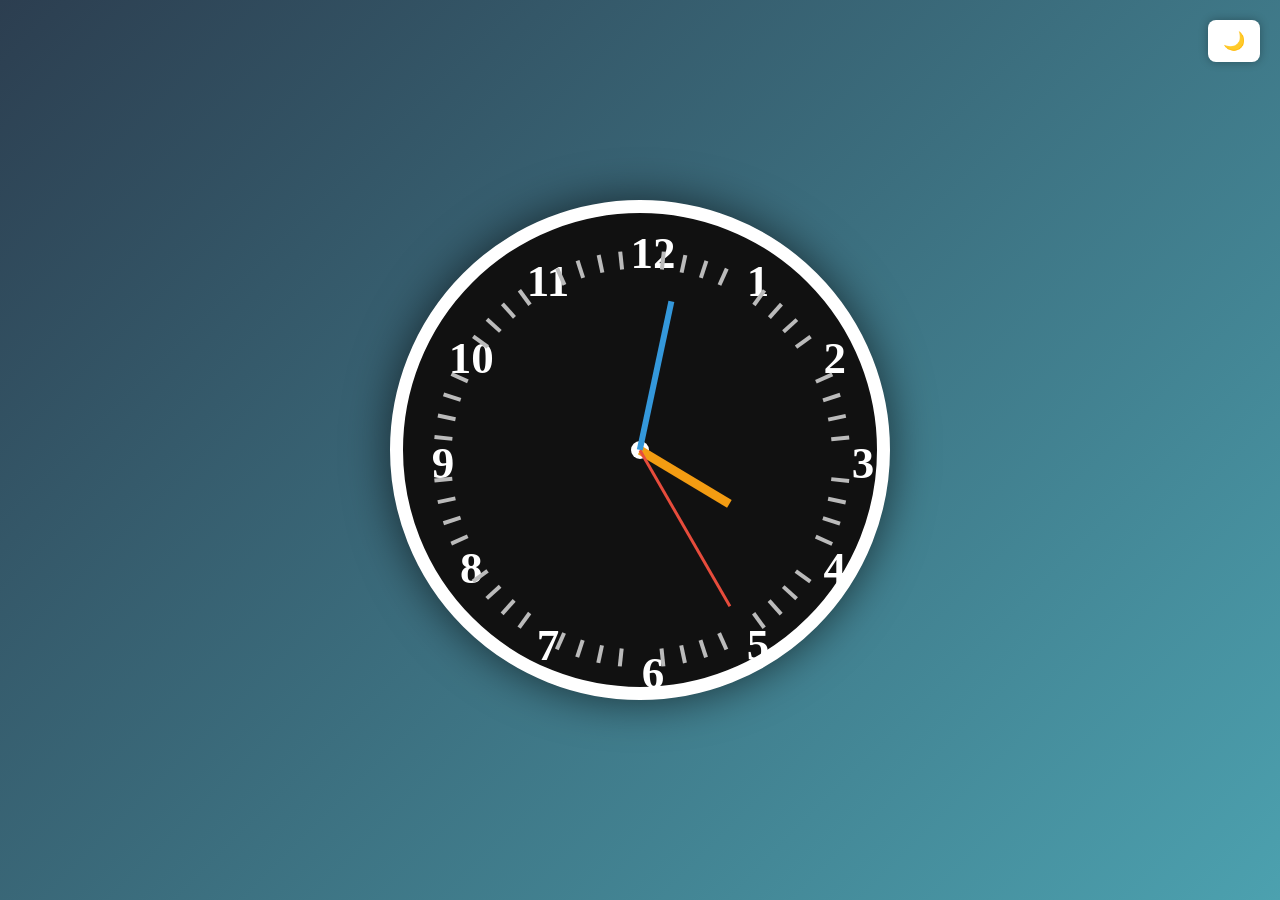
<file: Analog_Clock/index.html>
<!DOCTYPE html>
<html lang="en">
<head>
  <meta charset="UTF-8">
  <title>Analog Clock</title>
  <link rel="stylesheet" href="style.css">
</head>
<body>

<div class="clock" id="clock">
  <div class="center"></div>

  <!-- Hands -->
  <div class="hand hour" id="hour"></div>
  <div class="hand minute" id="minute"></div>
  <div class="hand second" id="second"></div>
</div>
<button id="themeToggle">🌙</button>
<script src="script.js"></script>
</body>
</html>
</file>
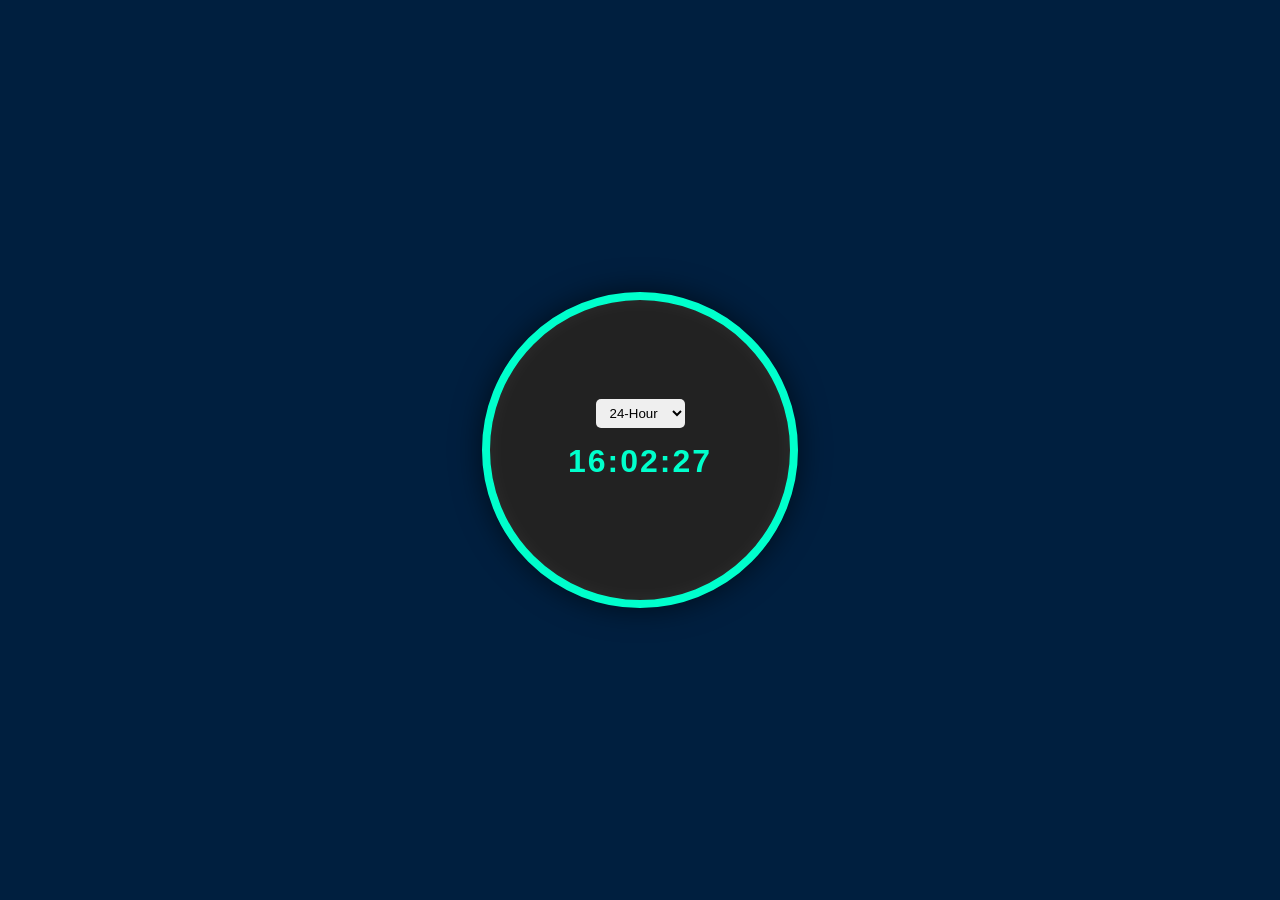
<file: Digital_Clock/index.html>
<!DOCTYPE html>
<html lang="en">
<head>
  <meta charset="UTF-8">
  <title>Analog Style Digital Clock</title>
  <link rel="stylesheet" href="./css/style.css">
</head>
<body>

  <div class="clock">
    <div class="inner-clock">
      <select id="format">
        <option value="24">24-Hour</option>
        <option value="12">12-Hour</option>
      </select>

      <h1 id="time">00:00:00</h1>
    </div>
  </div>

  <script src="./js/script.js"></script>
</body>
</html>
</file>
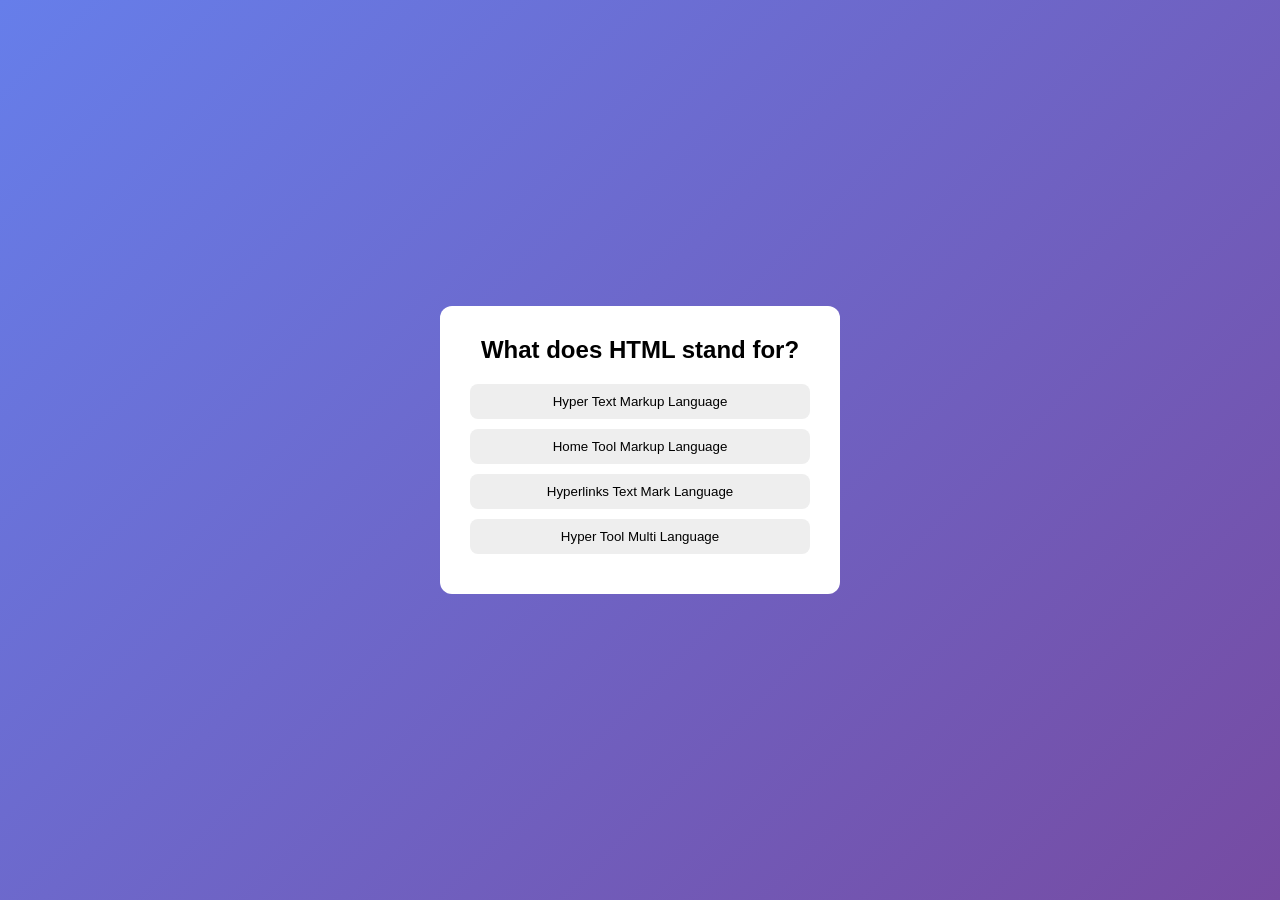
<file: Quiz_App/index.html>
<!DOCTYPE html>
<html lang="en">
<head>
  <meta charset="UTF-8">
  <title>Quiz App</title>
  <link rel="stylesheet" href="style.css">
</head>
<body>

<div class="quiz-container">
  <h2 id="question">Question text</h2>

  <div id="answers" class="answers"></div>

  <button id="nextBtn">Next</button>
</div>

<script src="script.js"></script>
</body>
</html>
</file>
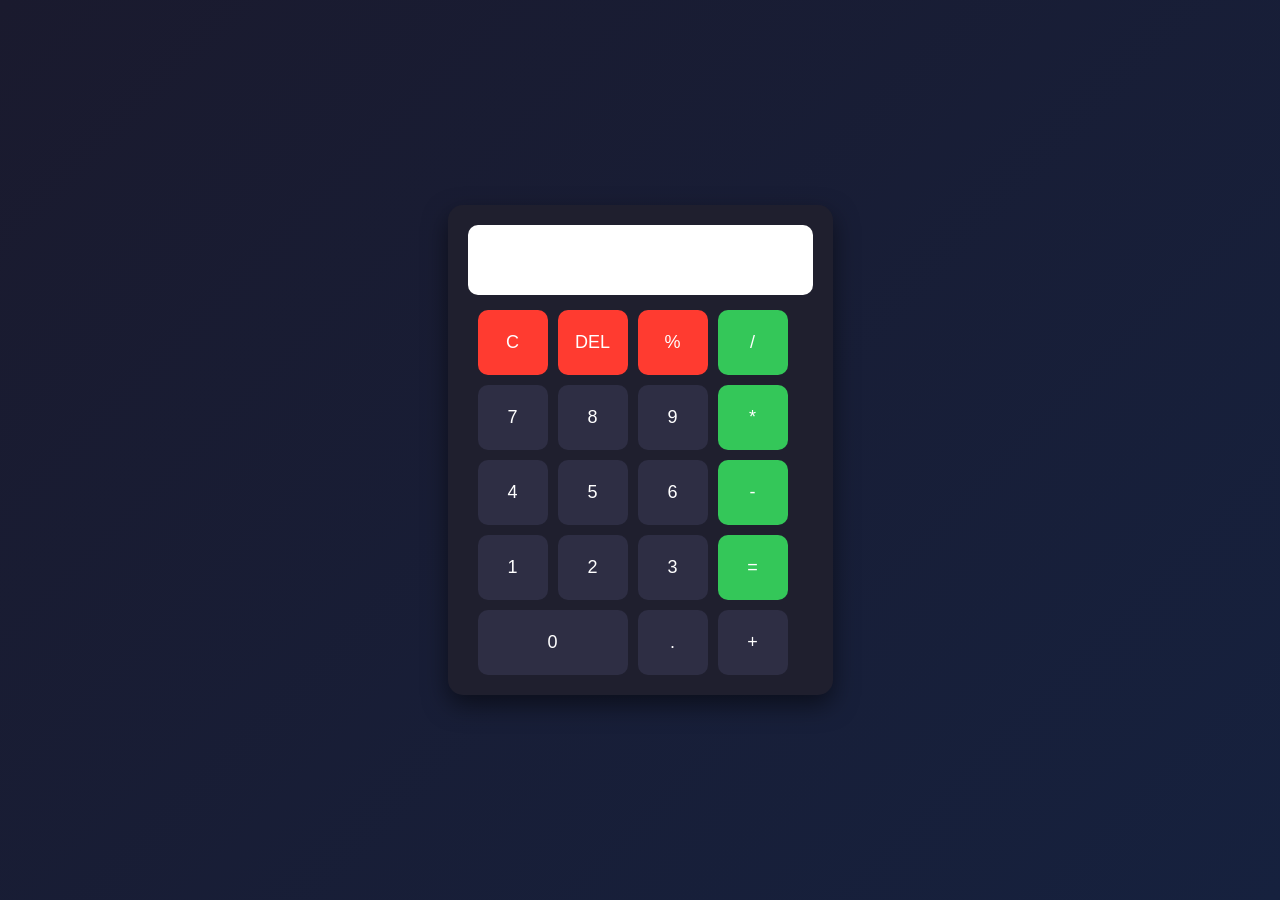
<file: Simple_Calculator/index.html>
<!DOCTYPE html>
<html lang="en">
<head>
  <meta charset="UTF-8">
  <title>Calculator</title>
  <link rel="stylesheet" href="./css/style.css">
</head>
<body>

<div class="calculator">
  <input type="text" id="display" readonly>

  <div class="buttons">
    <!-- Row 1 -->
    <button onclick="clearDisplay()">C</button>
    <button onclick="deleteLast()">DEL</button>
    <button onclick="append('%')">%</button>
    <button onclick="append('/')">/</button>

    <!-- Row 2 -->
    <button onclick="append('7')">7</button>
    <button onclick="append('8')">8</button>
    <button onclick="append('9')">9</button>
    <button onclick="append('*')">*</button>

    <!-- Row 3 -->
    <button onclick="append('4')">4</button>
    <button onclick="append('5')">5</button>
    <button onclick="append('6')">6</button>
    <button onclick="append('-')">-</button>

    <!-- Row 4 -->
    <button onclick="append('1')">1</button>
    <button onclick="append('2')">2</button>
    <button onclick="append('3')">3</button>
    <button class="equaltoBtn" onclick="calculate()">=</button>

    <!-- Row 5 -->
    <button class="zero" onclick="append('0')">0</button>
    <button onclick="append('.')">.</button>
    <button onclick="append('+')">+</button>
  </div>
</div>

<script src="./js/script.js"></script>
</body>
</html>
</file>
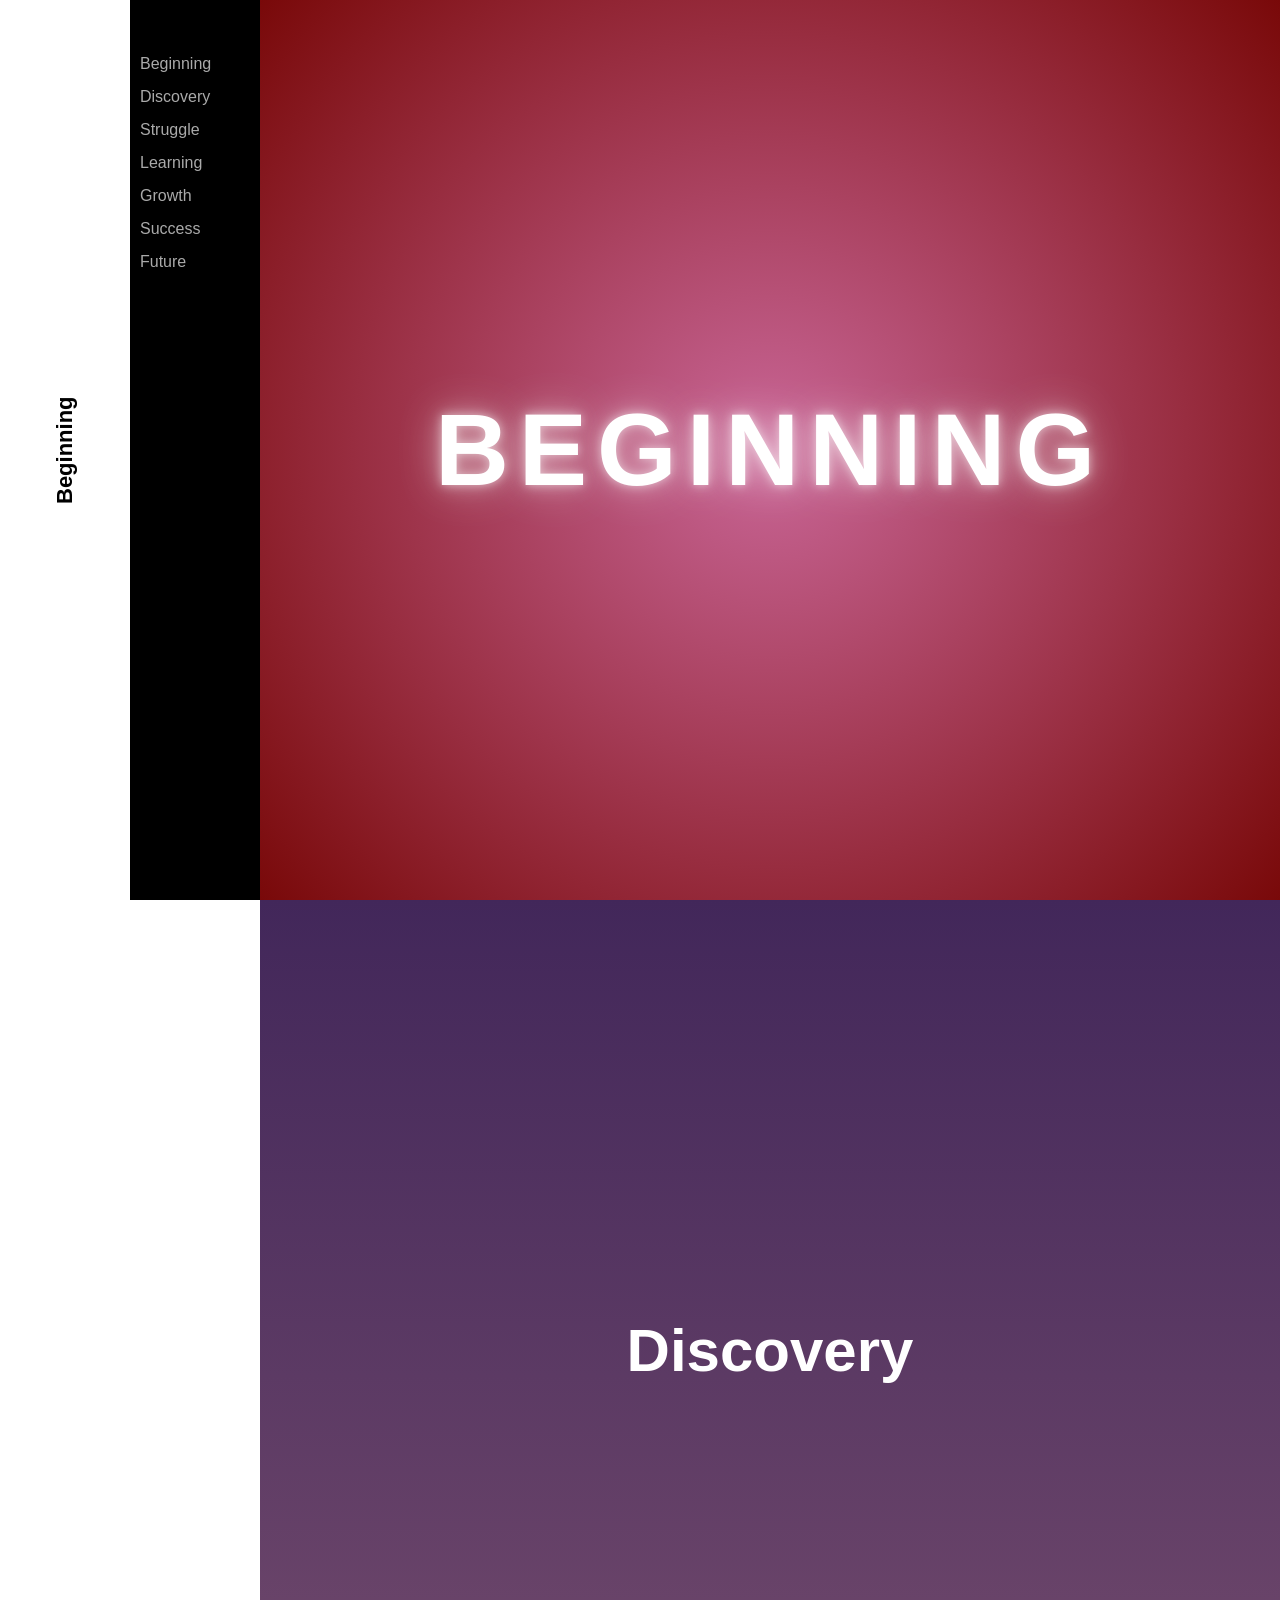
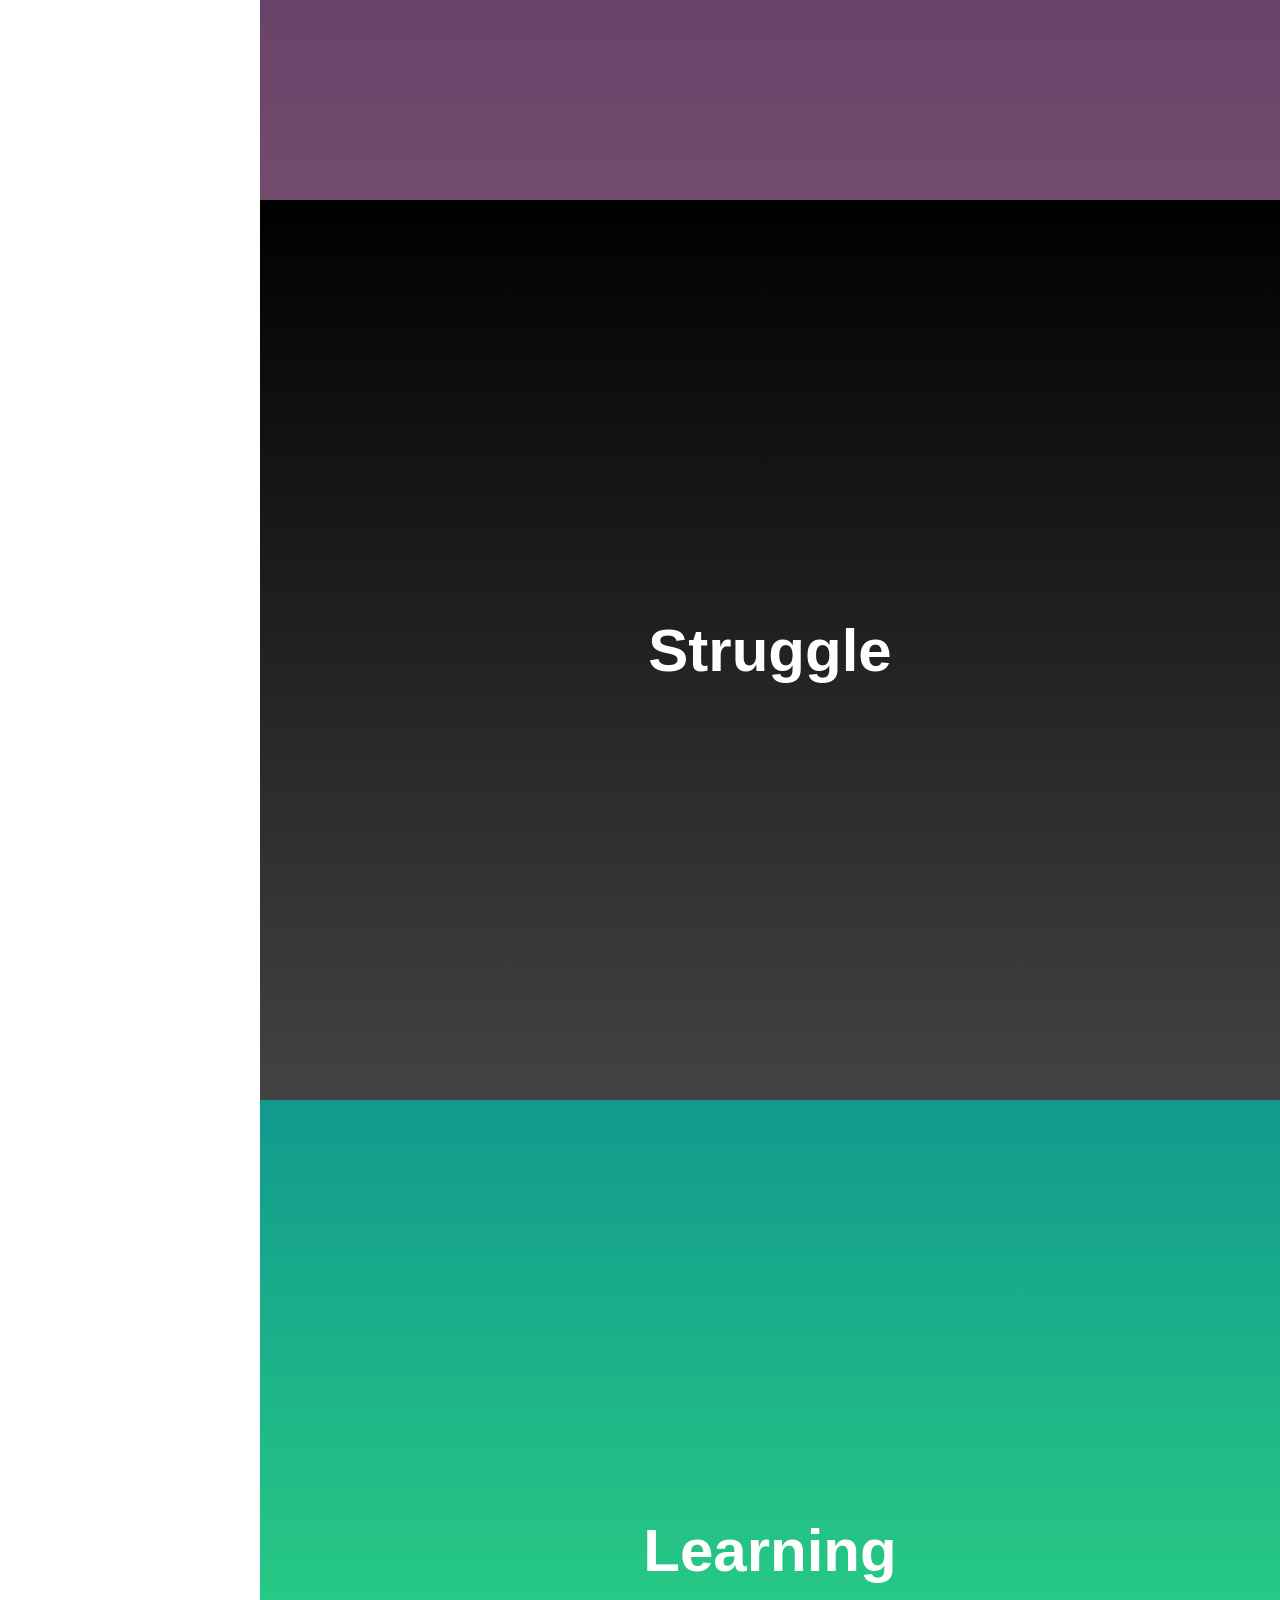
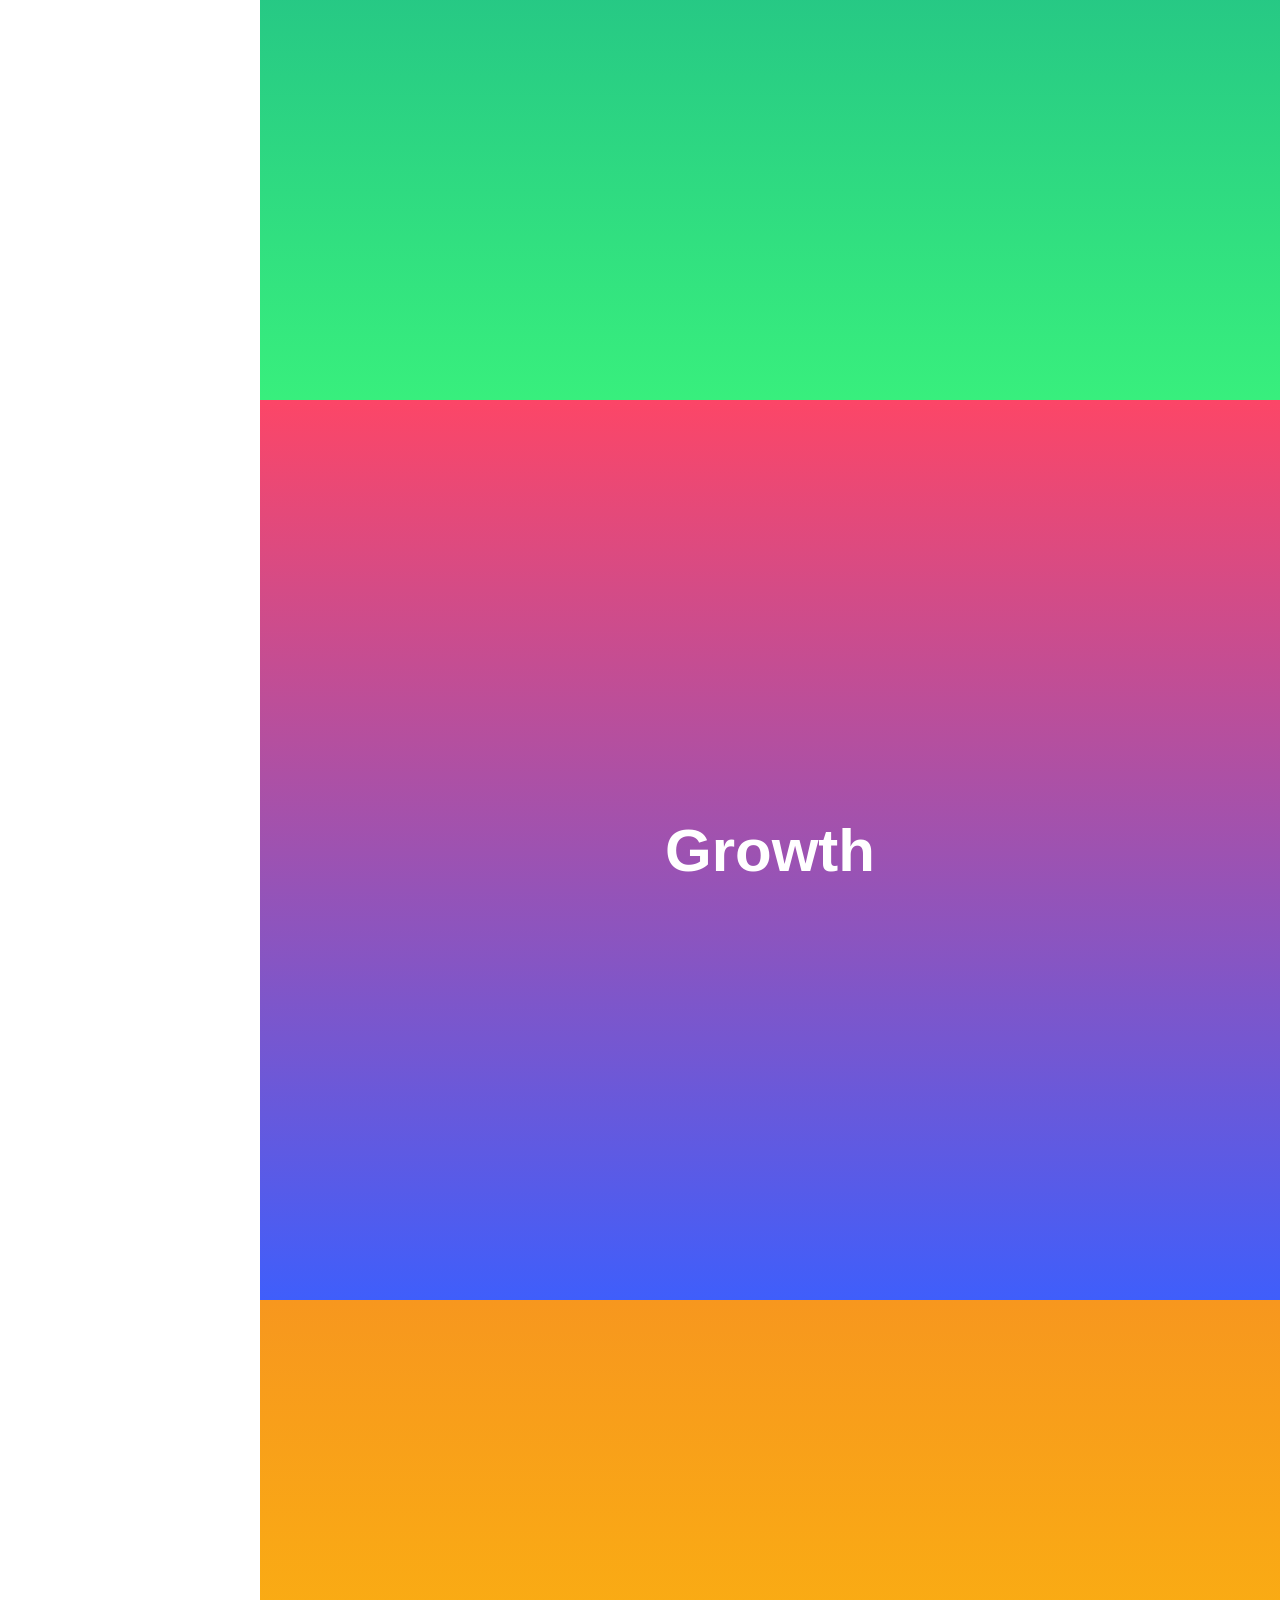
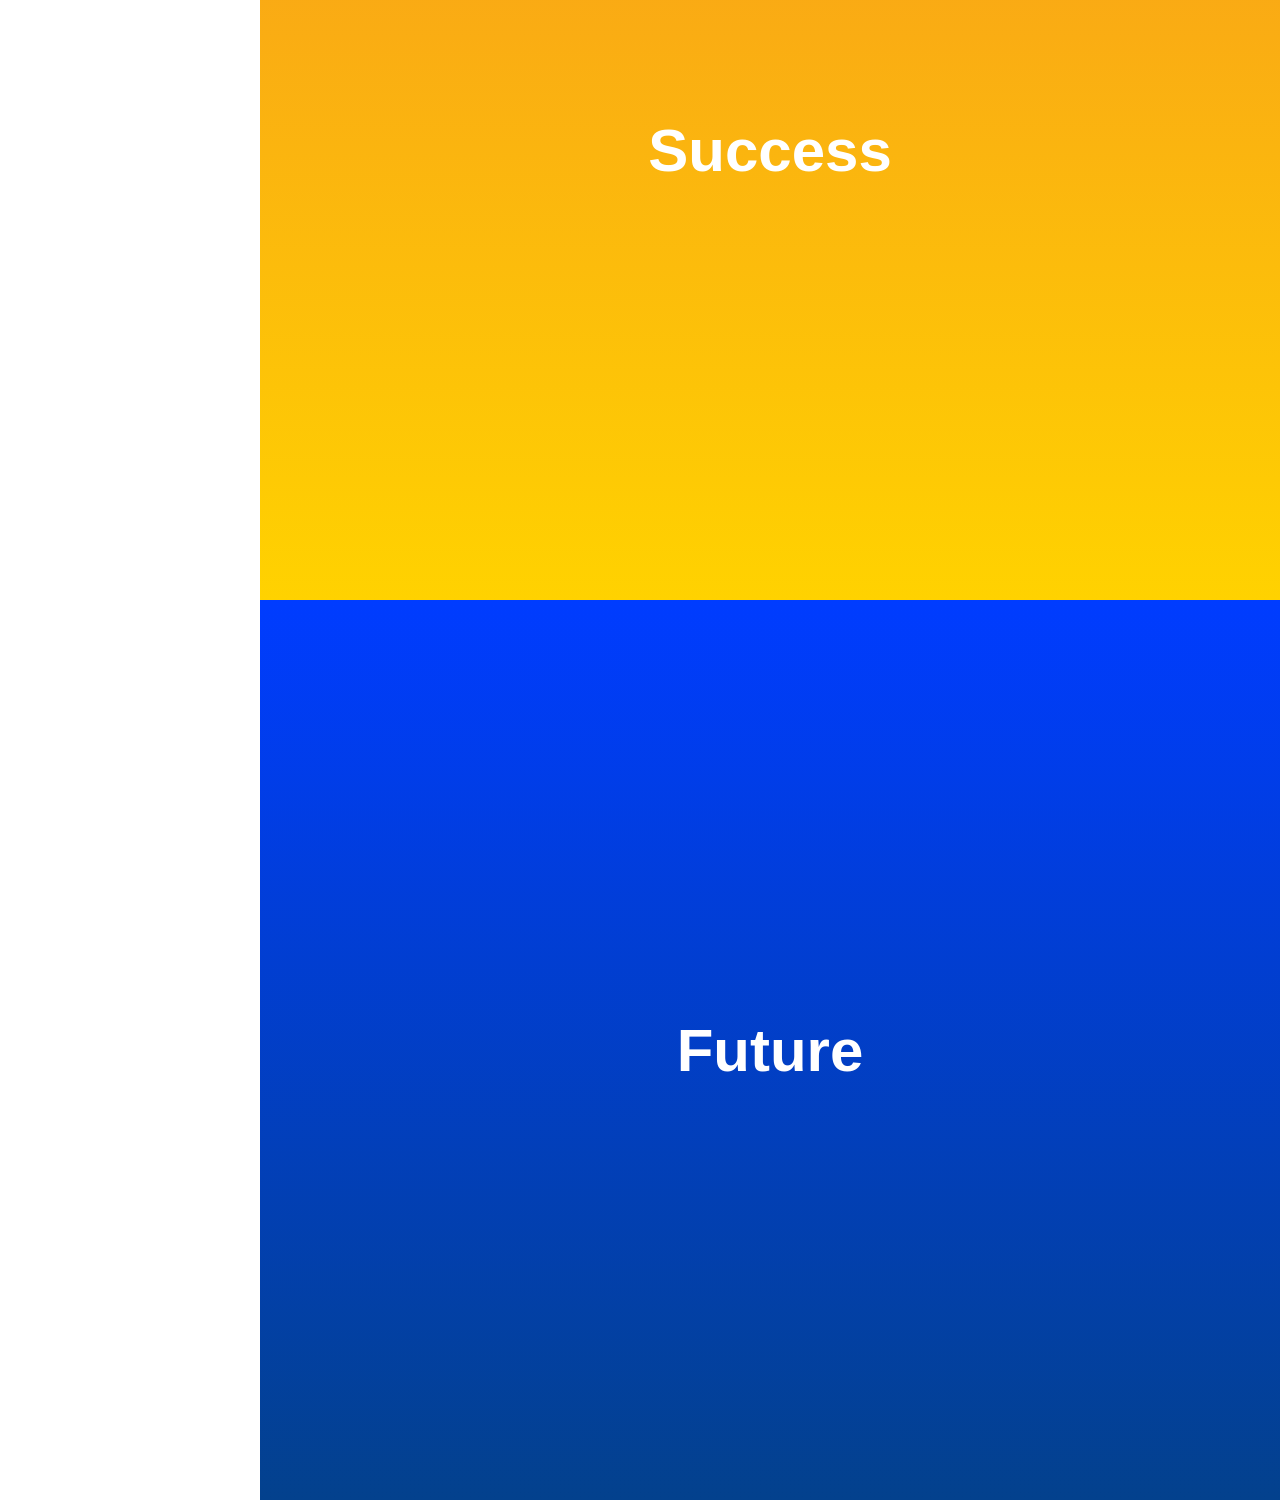
<file: Story_website/index.html>
<!DOCTYPE html>
<html lang="en">
<head>
    <meta charset="UTF-8">
    <meta name="viewport" content="width=device-width, initial-scale=1.0">
    <title>Interactive Website</title>
    <link rel="stylesheet" href="./css/style.css">
</head>
<body>
    <nav class="sidebar">
        <div class="sidebar-left">
            Beginning
        </div>
        <div class="sidebar-right">
            <ul>
                <li><a href="#scene1">Beginning</a></li>
                <li><a href="#scene2">Discovery</a></li>
                <li><a href="#scene3">Struggle</a></li>
                <li><a href="#scene4">Learning</a></li>
                <li><a href="#scene5">Growth</a></li>
                <li><a href="#scene6">Success</a></li>
                <li><a href="#scene7">Future</a></li>
            </ul>
        </div>
    </nav>
    <div class="content">
        <section id="scene1" class="scene first">
            <h1 class="hero-title">Beginning</h1>
        </section>
        <section id="scene2" class="scene">
            <h1>Discovery</h1>
        </section>
        <section id="scene3" class="scene">
            <h1>Struggle</h1>
        </section>
        <section id="scene4" class="scene">
            <h1>Learning</h1>
        </section>
        <section id="scene5" class="scene">
            <h1>Growth</h1>
        </section>
        <section id="scene6" class="scene">
            <h1>Success</h1>
        </section>
        <section id="scene7" class="scene">
            <h1>Future</h1>
        </section>
    </div>
    <script src ="./js/script.js"></script>
</body>
</html>
</file>
<file: Analog_Clock/style.css>
* {
  margin: 0;
  padding: 0;
  box-sizing: border-box;
}

:root {
  --bg: linear-gradient(135deg, #2c3e50, #4ca1af);
  --clock-bg: #111;
  --border: #fff;
  --text: #fff;
  --tick: #bbb;
}

/* LIGHT MODE */
body.light {
  --bg: linear-gradient(135deg, #f5f7fa, #c3cfe2);
  --clock-bg: #ffffff;
  --border: #333;
  --text: #000;
  --tick: #555;
}

/* SAME BACKGROUND */
body {
  height: 100vh;
  display: flex;
  justify-content: center;
  align-items: center;
  background: var(--bg);
}

/* RESPONSIVE CLOCK */
.clock {
  width: 85vmin;
  height: 85vmin;
  max-width: 500px;
  max-height: 500px;
  border: 1.5vmin solid ;
  border-radius: 50%;
  position: relative;
    background: var(--clock-bg);
  border-color: var(--border);
  box-shadow: 0 0 5vmin rgba(0,0,0,0.6);
}

/* CENTER DOT */
.center {
  width: 2vmin;
  height: 2vmin;
 background: var(--border);
  border-radius: 50%;
  position: absolute;
  top: 50%;
  left: 50%;
  transform: translate(-50%, -50%);
}

/* HANDS */
.hand {
  position: absolute;
  bottom: 50%;
  left: 50%;
  transform-origin: bottom;
  transform: translateX(-50%) rotate(0deg);
}

.hour {
  width: 1vmin;
  height: 22%;
  background: #f39c12;
}

.minute {
  width: 0.7vmin;
  height: 32%;
  background: #3498db;
}

.second {
  width: 0.3vmin;
  height: 38%;
  background: #e74c3c;
}

/* NUMBERS */
.number {
  position: absolute;
  font-size: 5vmin;
  font-weight: bold;
  transform: translate(-50%, -50%);
  color: var(--text);
}

/* TICKS */
.tick {
  position: absolute;
  width: 0.4vmin;
  height: 2vmin;
   background: var(--tick);

  top: 50%;
  left: 50%;

  transform-origin: center;
}

.tick.big {
  height: 3.5vmin;
  width: 0.6vmin;
  background: #fff;
}

#themeToggle {
  position: absolute;
  top: 20px;
  right: 20px;
  padding: 10px 15px;
  font-size: 18px;
  border: none;
  border-radius: 8px;
  cursor: pointer;
  background: white;
  box-shadow: 0 0 10px rgba(0,0,0,0.3);
}
</file>
<file: Digital_Clock/css/style.css>
body {
  margin: 0;
  padding: 0;
  background: #001F3F;
  display: flex;
  justify-content: center;
  align-items: center;
  height: 100vh;
  font-family: Arial, sans-serif;
}

/* Outer circular clock */
.clock {
  width: 300px;
  height: 300px;
  border-radius: 50%;
  background: #222;
  display: flex;
  justify-content: center;
  align-items: center;
  box-shadow: 
    0 0 30px rgba(0,0,0,0.6),
    inset 0 0 20px rgba(255,255,255,0.05);
  border: 8px solid #00ffcc;
}

/* Inner content */
.inner-clock {
  text-align: center;
}

/* Time text */
#time {
  color: #00ffcc;
  font-size: 32px;
  margin-top: 15px;
  letter-spacing: 2px;
}

/* Dropdown */
select {
  padding: 6px 10px;
  border-radius: 5px;
  border: none;
}
</file>
<file: Quiz_App/style.css>
* {
  margin: 0;
  padding: 0;
  box-sizing: border-box;
  font-family: sans-serif;
}

body {
  height: 100vh;
  display: flex;
  justify-content: center;
  align-items: center;
  background: linear-gradient(135deg, #667eea, #764ba2);
}

.quiz-container {
  background: #fff;
  padding: 30px;
  width: 90%;
  max-width: 400px;
  border-radius: 12px;
  text-align: center;
}

h2 {
  margin-bottom: 20px;
}

.answers button {
  display: block;
  width: 100%;
  margin: 10px 0;
  padding: 10px;
  border: none;
  background: #eee;
  cursor: pointer;
  border-radius: 8px;
  transition: 0.3s;
}

.answers button:hover {
  background: #ddd;
}

/* Correct / Wrong */
.correct {
  background: #2ecc71 !important;
  color: white;
}

.wrong {
  background: #e74c3c !important;
  color: white;
}

#nextBtn {
  margin-top: 20px;
  padding: 10px 20px;
  border: none;
  background: #333;
  color: white;
  border-radius: 8px;
  cursor: pointer;
  display: none;
}
</file>
<file: Simple_Calculator/css/style.css>
* {
  margin: 0;
  padding: 0;
  box-sizing: border-box;
}

body {
  display: flex;
  justify-content: center;
  align-items: center;
  height: 100vh;
  background: linear-gradient(135deg, #1a1a2e, #16213e);
  font-family: Arial, sans-serif;
}

/* Calculator Box */
.calculator {
  background: #1f1f2e;
  padding: 20px;
  border-radius: 15px;
  box-shadow: 0 10px 25px rgba(0, 0, 0, 0.5);
}

/* Display */
#display {
  width: 100%;
  height: 70px;
  font-size: 26px;
  margin-bottom: 15px;
  text-align: right;
  padding: 10px;
  border: none;
  border-radius: 10px;
  background: white;
  color: black;
  outline: none;
}

/* Buttons Grid */
.buttons {
  display: grid;
  grid-template-columns: repeat(4, 70px);
  grid-auto-rows: 65px; /* 🔥 important for span */
  gap: 10px;
  padding-left: 10px;
}

/* Buttons */
button {
  font-size: 18px;
  border: none;
  border-radius: 10px;
  background: #2e2e44;
  color: white;
  cursor: pointer;
  transition: all 0.2s ease;
}

/* Hover */
button:hover {
  background: #444466;
  transform: scale(1.05);
}

/* Click Effect */
button:active {
  transform: scale(0.95);
}

/* Zero button (2 columns) */
.zero {
  grid-column: span 2;
}


/* Special buttons */
button:nth-child(1),
button:nth-child(2),
button:nth-child(3) {
  background: #ff3b30;
}

button:nth-child(1):hover,
button:nth-child(2):hover,
button:nth-child(3):hover {
  background: #d93228;
}

/* Operator buttons */
button:nth-child(4),
button:nth-child(8),
button:nth-child(12),
button:nth-child(16) {
  background: #34c759;
}

button:nth-child(4):hover,
button:nth-child(8):hover,
button:nth-child(12):hover,
button:nth-child(16):hover {
  background: #28a745;
}
</file>
<file: Story_website/css/style.css>
*{
    margin: 0;
    padding: 0;
    box-sizing: border-box;
    font-family: sans-serif;
}

html{
    scroll-behavior: smooth;
}

body{
    display: flex;
    overflow-x: hidden;
}

.sidebar{
    width: 260px;
    height: 100vh;
    position: fixed;
    display: grid;
    grid-template-columns: 1fr 1fr;
}

.sidebar-left{
    background-color: white;
    color: black;
    display: flex;
    justify-content: center;
    align-items: center;
    font-size: 22px;
    font-weight: bold;
    writing-mode: vertical-rl;
    transform: rotate(180deg);
}

.sidebar-right{
    background-color: black;
    padding-top: 40px;
}
.sidebar-right ul{
    list-style: none;
    text-align: left;
    padding-left: 10px;
}
.sidebar-right li{
    margin: 15px 0;
}

.sidebar a{
    color: #aaa;
    text-decoration: none;
    transition: 0.3s;
}
.sidebar-right a:hover{
    color: white
}
.sidebar-right a:active{
    color: #707ed4;
    font-weight: bold;
}

.content{
    margin-left: 260px;
    width: 100%;
}
.scene{
    height: 100vh;
    display: flex;
    justify-content: center;
    align-items: center;
    color: white;
    font-size: 2.5rem;
}

#scene1 {background: radial-gradient(circle at center, #c96697, #790909);}
#scene2 {background: linear-gradient( #42275a, #734b6d);}
#scene3 {background: linear-gradient( #000000, #434343);}
#scene4 {background: linear-gradient( #11998e, #38ef7d);}
#scene5 {background: linear-gradient( #fc4667, #3f5efb);}
#scene6 {background: linear-gradient( #f7971e, #ffd200);}
#scene7 {background: linear-gradient(#003cff, #03418d);}

.hero-title{
    font-size: 8vw;
    font-weight: 900;
    letter-spacing: 10px;
    text-transform: uppercase;

    opacity: 0;
    transform: scale(0.8) translateY(50px);
    transition: all 1s ease;

    text-shadow: 
    0 0 10px rgba(255, 255, 255, 0.5),
    0 0 20px rgba(255, 255, 255, 0.3),
    0 0 40px rgba(255, 255, 255, 0.5);
}

.first.show .hero-title{
    opacity: 1;
    transform: scale(1) translateY(0);
}

.scene h1{
    opacity: 0;
    transform: translateY(50px);
    transition: 0.6s ease;
}

.scene.show h1{
    opacity: 1;
    transform: translateY(0);
}
</file>
